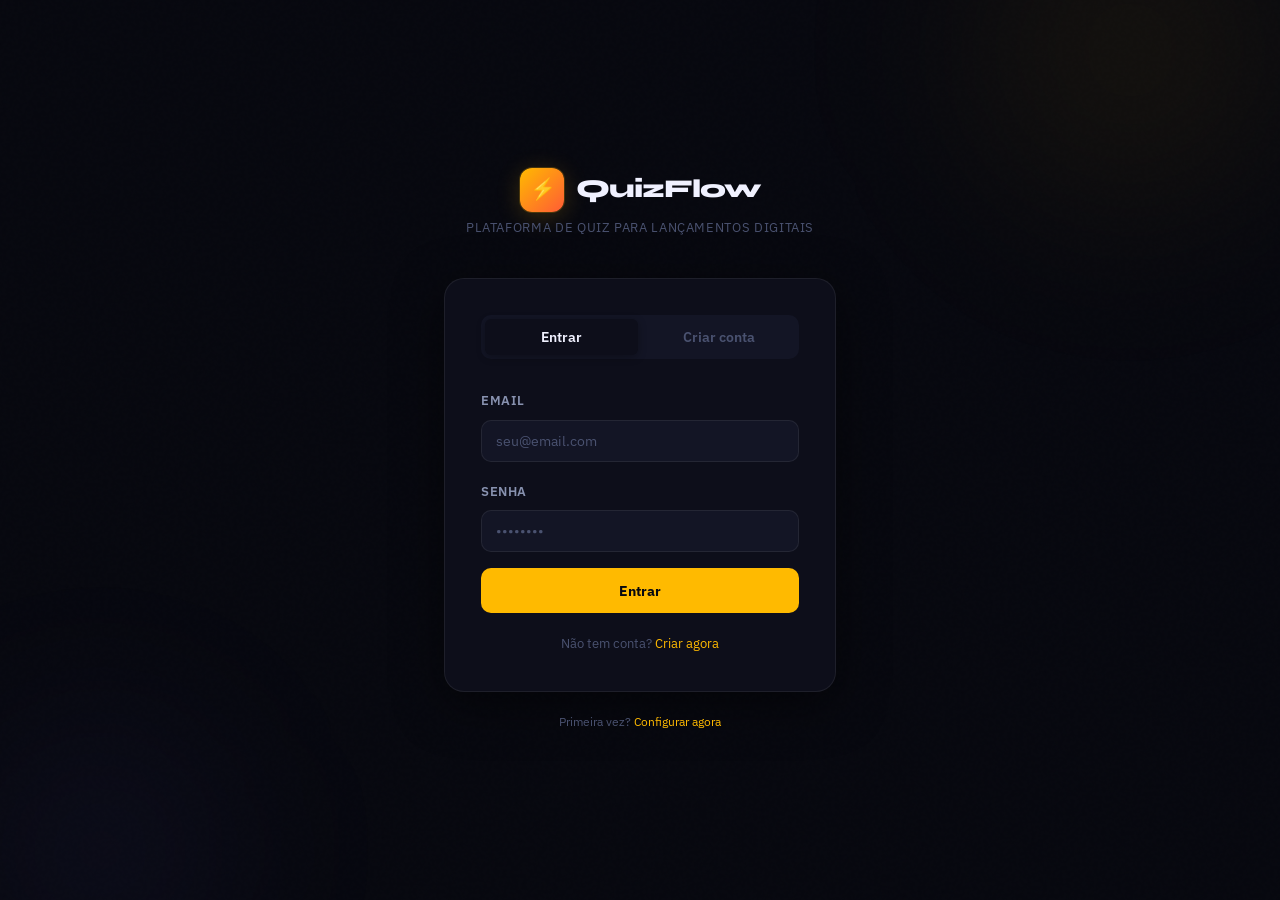
<file: index.html>
<!DOCTYPE html>
<html lang="pt-BR">
<head>
  <meta charset="UTF-8">
  <meta name="viewport" content="width=device-width, initial-scale=1.0">
  <title>QuizFlow — Login</title>
  <link rel="preconnect" href="https://fonts.googleapis.com">
  <link rel="stylesheet" href="global.css">
  <style>
    body {
      min-height: 100vh;
      display: flex;
      align-items: center;
      justify-content: center;
      background: var(--bg-base);
      overflow: hidden;
    }

    /* Orbs decorativos */
    .bg-orb {
      position: fixed;
      border-radius: 50%;
      filter: blur(80px);
      pointer-events: none;
      z-index: 0;
    }
    .orb-1 {
      width: 500px; height: 500px;
      background: radial-gradient(circle, rgba(255,186,0,0.08) 0%, transparent 70%);
      top: -200px; right: -100px;
    }
    .orb-2 {
      width: 400px; height: 400px;
      background: radial-gradient(circle, rgba(124,111,255,0.07) 0%, transparent 70%);
      bottom: -150px; left: -100px;
    }

    .auth-container {
      width: 100%;
      max-width: 440px;
      padding: 24px;
      position: relative;
      z-index: 1;
      animation: fadeIn 0.5s cubic-bezier(0.34,1.56,0.64,1);
    }

    .auth-logo {
      text-align: center;
      margin-bottom: 40px;
    }

    .auth-logo .logo-mark {
      display: inline-flex;
      align-items: center;
      gap: 12px;
      font-family: 'Syne', sans-serif;
      font-size: 1.6rem;
      font-weight: 800;
      letter-spacing: -0.04em;
    }

    .auth-logo .logo-icon {
      width: 44px; height: 44px;
      background: linear-gradient(135deg, var(--amber), var(--coral));
      border-radius: 12px;
      display: flex; align-items: center; justify-content: center;
      font-size: 1.3rem;
      box-shadow: var(--shadow-amber), 0 0 0 1px rgba(255,186,0,0.2);
    }

    .auth-tagline {
      font-size: 0.8rem;
      color: var(--text-muted);
      margin-top: 6px;
      letter-spacing: 0.05em;
      text-transform: uppercase;
    }

    .auth-card {
      background: var(--bg-surface);
      border: 1px solid var(--border);
      border-radius: var(--radius-xl);
      padding: 36px;
      box-shadow: var(--shadow-lg);
    }

    .auth-tabs {
      display: flex;
      gap: 4px;
      background: var(--bg-elevated);
      border-radius: var(--radius-md);
      padding: 4px;
      margin-bottom: 32px;
    }

    .auth-tab {
      flex: 1;
      padding: 9px;
      border: none;
      background: transparent;
      color: var(--text-muted);
      font-family: 'IBM Plex Sans', sans-serif;
      font-size: 0.875rem;
      font-weight: 600;
      border-radius: var(--radius-sm);
      cursor: pointer;
      transition: all var(--transition);
    }

    .auth-tab.active {
      background: var(--bg-surface);
      color: var(--text-primary);
      box-shadow: var(--shadow-sm);
    }

    .auth-form { display: none; }
    .auth-form.active { display: block; }

    .form-label { color: var(--text-secondary); font-size: 0.8rem; }

    .btn-auth {
      width: 100%;
      padding: 13px;
      background: var(--amber);
      color: #07080F;
      border: none;
      border-radius: var(--radius-md);
      font-family: 'IBM Plex Sans', sans-serif;
      font-size: 0.9rem;
      font-weight: 700;
      cursor: pointer;
      transition: all var(--transition);
      margin-top: 8px;
      letter-spacing: 0.01em;
    }

    .btn-auth:hover:not(:disabled) {
      background: #FFC933;
      box-shadow: var(--shadow-amber);
      transform: translateY(-1px);
    }

    .btn-auth:disabled { opacity: 0.5; cursor: not-allowed; transform: none; }

    /* Setup modal */
    .setup-overlay {
      position: fixed;
      inset: 0;
      background: rgba(7,8,15,0.95);
      z-index: 1000;
      display: flex;
      align-items: center;
      justify-content: center;
      padding: 24px;
    }

    .setup-card {
      background: var(--bg-surface);
      border: 1px solid var(--border);
      border-radius: var(--radius-xl);
      padding: 40px;
      max-width: 480px;
      width: 100%;
      box-shadow: var(--shadow-lg);
    }

    .setup-step { display: none; }
    .setup-step.active { display: block; animation: fadeIn 0.3s ease; }

    .step-indicator {
      display: flex;
      gap: 8px;
      margin-bottom: 32px;
    }

    .step-dot {
      width: 8px; height: 8px;
      border-radius: 50%;
      background: var(--bg-elevated);
      transition: all var(--transition);
    }

    .step-dot.active { background: var(--amber); width: 24px; border-radius: 4px; }
    .step-dot.done { background: var(--green); }

    .setup-title {
      font-family: 'Syne', sans-serif;
      font-size: 1.5rem;
      font-weight: 800;
      margin-bottom: 8px;
    }

    .setup-subtitle {
      color: var(--text-muted);
      font-size: 0.875rem;
      margin-bottom: 28px;
    }

    .code-block {
      background: var(--bg-elevated);
      border: 1px solid var(--border);
      border-radius: var(--radius-md);
      padding: 14px 16px;
      font-family: 'IBM Plex Mono', monospace;
      font-size: 0.8rem;
      color: var(--amber);
      word-break: break-all;
      margin: 12px 0;
      position: relative;
    }

    .copy-btn {
      position: absolute;
      top: 8px; right: 8px;
      padding: 4px 8px;
      background: var(--bg-hover);
      border: 1px solid var(--border);
      border-radius: var(--radius-sm);
      color: var(--text-muted);
      font-size: 0.7rem;
      cursor: pointer;
      transition: all var(--transition);
    }

    .copy-btn:hover { color: var(--text-primary); }

    .checklist { list-style: none; margin: 16px 0; }
    .checklist li {
      display: flex;
      align-items: flex-start;
      gap: 10px;
      padding: 8px 0;
      font-size: 0.875rem;
      color: var(--text-secondary);
      border-bottom: 1px solid var(--border);
    }
    .checklist li:last-child { border-bottom: none; }
    .checklist .check { color: var(--green); font-size: 1rem; flex-shrink: 0; }
  </style>
</head>
<body>
  <div class="bg-orb orb-1"></div>
  <div class="bg-orb orb-2"></div>

  <!-- Setup overlay (primeira vez) -->
  <div class="setup-overlay" id="setup-overlay" style="display:none;">
    <div class="setup-card">
      <div class="step-indicator" id="step-dots">
        <div class="step-dot active"></div>
        <div class="step-dot"></div>
        <div class="step-dot"></div>
      </div>

      <!-- Passo 1: URL do Apps Script -->
      <div class="setup-step active" id="setup-step-1">
        <div class="setup-title">⚙️ Configuração Inicial</div>
        <p class="setup-subtitle">Vamos conectar o QuizFlow ao seu Google Apps Script.</p>

        <div class="form-group">
          <label class="form-label">URL do Web App (Apps Script)</label>
          <input type="url" id="setup-api-url" class="form-input" placeholder="https://script.google.com/macros/s/...">
          <small style="color:var(--text-muted);font-size:0.75rem;margin-top:6px;display:block;">
            Cole a URL do seu Web App após publicar o Apps Script
          </small>
        </div>

        <p style="font-size:0.8rem;color:var(--text-muted);margin-bottom:16px;">Como obter a URL:</p>
        <ul class="checklist">
          <li><span class="check">1</span>Abra o Google Apps Script e cole os arquivos .gs</li>
          <li><span class="check">2</span>Clique em <strong style="color:var(--text-primary)">Implantar → Nova Implantação</strong></li>
          <li><span class="check">3</span>Tipo: Web App | Executar como: Você | Acesso: Qualquer pessoa</li>
          <li><span class="check">4</span>Copie a URL e cole acima</li>
        </ul>

        <button class="btn-auth" onclick="setupStep1()">Continuar →</button>
      </div>

      <!-- Passo 2: Criar conta admin -->
      <div class="setup-step" id="setup-step-2">
        <div class="setup-title">👤 Criar sua conta</div>
        <p class="setup-subtitle">Esta será a conta administrador do sistema.</p>

        <div class="form-group">
          <label class="form-label">Seu nome</label>
          <input type="text" id="setup-nome" class="form-input" placeholder="João Silva">
        </div>
        <div class="form-group">
          <label class="form-label">Email</label>
          <input type="email" id="setup-email" class="form-input" placeholder="joao@empresa.com">
        </div>
        <div class="form-group">
          <label class="form-label">Senha (mín. 8 caracteres)</label>
          <input type="password" id="setup-password" class="form-input" placeholder="••••••••">
        </div>

        <button class="btn-auth" id="setup-btn-create" onclick="setupStep2()">
          Criar conta e finalizar
        </button>
      </div>

      <!-- Passo 3: Sucesso -->
      <div class="setup-step" id="setup-step-3" style="text-align:center;">
        <div style="font-size:4rem;margin-bottom:16px;">🎉</div>
        <div class="setup-title">Tudo pronto!</div>
        <p class="setup-subtitle" style="margin-bottom:28px;">
          Seu QuizFlow está configurado e pronto para uso.
          <br>Você já pode criar seu primeiro quiz.
        </p>
        <button class="btn-auth" onclick="window.location.reload()">Acessar o painel →</button>
      </div>
    </div>
  </div>

  <!-- Login principal -->
  <div class="auth-container" id="login-container">
    <div class="auth-logo">
      <div class="logo-mark">
        <div class="logo-icon">⚡</div>
        QuizFlow
      </div>
      <div class="auth-tagline">Plataforma de quiz para lançamentos digitais</div>
    </div>

    <div class="auth-card">
      <div class="auth-tabs">
        <button class="auth-tab active" onclick="switchTab('login', this)">Entrar</button>
        <button class="auth-tab" onclick="switchTab('register', this)">Criar conta</button>
      </div>

      <!-- Form Login -->
      <form class="auth-form active" id="form-login" onsubmit="handleLogin(event)">
        <div class="form-group">
          <label class="form-label">Email</label>
          <input type="email" id="login-email" class="form-input" placeholder="seu@email.com" required autocomplete="email">
        </div>
        <div class="form-group" style="margin-bottom:8px;">
          <label class="form-label">Senha</label>
          <input type="password" id="login-password" class="form-input" placeholder="••••••••" required autocomplete="current-password">
        </div>
        <p id="login-error" style="color:var(--red);font-size:0.8rem;margin-bottom:12px;display:none;"></p>
        <button type="submit" class="btn-auth" id="btn-login">Entrar</button>

        <p style="text-align:center;margin-top:20px;font-size:0.8rem;color:var(--text-muted);">
          Não tem conta?
          <a href="#" style="color:var(--amber);" onclick="switchTab('register', null);return false;">Criar agora</a>
        </p>
      </form>

      <!-- Form Register -->
      <form class="auth-form" id="form-register" onsubmit="handleRegister(event)">
        <div class="form-group">
          <label class="form-label">Seu nome</label>
          <input type="text" id="reg-nome" class="form-input" placeholder="Seu nome completo" required>
        </div>
        <div class="form-group">
          <label class="form-label">Email</label>
          <input type="email" id="reg-email" class="form-input" placeholder="seu@email.com" required>
        </div>
        <div class="form-group" style="margin-bottom:8px;">
          <label class="form-label">Senha</label>
          <input type="password" id="reg-password" class="form-input" placeholder="Mínimo 8 caracteres" required minlength="8">
        </div>
        <p id="reg-error" style="color:var(--red);font-size:0.8rem;margin-bottom:12px;display:none;"></p>
        <button type="submit" class="btn-auth" id="btn-register">Criar conta gratuita</button>
      </form>
    </div>

    <p style="text-align:center;margin-top:20px;font-size:0.75rem;color:var(--text-muted);">
      Primeira vez?
      <a href="#" style="color:var(--amber);" onclick="document.getElementById('setup-overlay').style.display='flex';return false;">
        Configurar agora
      </a>
    </p>
  </div>

  <script src="api.js"></script>
  <script src="auth.js"></script>
  <script>
    // Redireciona se já logado
    if (Auth.isLoggedIn()) window.location.href = 'dashboard.html';

    // Mostra setup se API não configurada
    if (!API.isConfigured()) {
      document.getElementById('setup-overlay').style.display = 'flex';
    }

    function switchTab(tab, btn) {
      document.querySelectorAll('.auth-tab').forEach(t => t.classList.remove('active'));
      document.querySelectorAll('.auth-form').forEach(f => f.classList.remove('active'));
      if (btn) btn.classList.add('active');
      else {
        const tabs = document.querySelectorAll('.auth-tab');
        tabs[tab === 'login' ? 0 : 1].classList.add('active');
      }
      document.getElementById('form-' + tab).classList.add('active');
    }

    async function handleLogin(e) {
      e.preventDefault();
      const btn = document.getElementById('btn-login');
      const errEl = document.getElementById('login-error');
      const email = document.getElementById('login-email').value;
      const password = document.getElementById('login-password').value;

      errEl.style.display = 'none';
      btn.disabled = true;
      btn.innerHTML = '<span class="spinner"></span> Entrando...';

      try {
        const res = await API.login(email, password);
        if (res?.success) {
          Auth.setSession(res.data.token, res.data.user);
          window.location.href = 'dashboard.html';
        } else {
          errEl.textContent = res?.message || 'Erro ao fazer login';
          errEl.style.display = 'block';
        }
      } catch(err) {
        errEl.textContent = 'Não foi possível conectar. Verifique a URL da API.';
        errEl.style.display = 'block';
      } finally {
        btn.disabled = false;
        btn.innerHTML = 'Entrar';
      }
    }

    async function handleRegister(e) {
      e.preventDefault();
      const btn = document.getElementById('btn-register');
      const errEl = document.getElementById('reg-error');

      errEl.style.display = 'none';
      btn.disabled = true;
      btn.innerHTML = '<span class="spinner"></span> Criando conta...';

      try {
        const res = await API.register(
          document.getElementById('reg-email').value,
          document.getElementById('reg-password').value,
          document.getElementById('reg-nome').value
        );
        if (res?.success) {
          Auth.setSession(res.data.token, res.data.user);
          window.location.href = 'dashboard.html';
        } else {
          errEl.textContent = res?.message || 'Erro ao criar conta';
          errEl.style.display = 'block';
        }
      } catch(err) {
        errEl.textContent = 'Erro de conexão. Tente novamente.';
        errEl.style.display = 'block';
      } finally {
        btn.disabled = false;
        btn.innerHTML = 'Criar conta gratuita';
      }
    }

    // ── Setup flow ──
    function updateStepDots(active) {
      const dots = document.querySelectorAll('.step-dot');
      dots.forEach((d, i) => {
        d.classList.remove('active', 'done');
        if (i < active) d.classList.add('done');
        if (i === active) d.classList.add('active');
      });
    }

    function setupStep1() {
      const url = document.getElementById('setup-api-url').value.trim();
      if (!url || !url.startsWith('https://')) {
        alert('Por favor, insira uma URL válida do Apps Script.');
        return;
      }
      API.setApiUrl(url);
    }

    async function setupStep2() {
      const btn = document.getElementById('setup-btn-create');
      const nome = document.getElementById('setup-nome').value.trim();
      const email = document.getElementById('setup-email').value.trim();
      const password = document.getElementById('setup-password').value;

      if (!nome || !email || !password) { alert('Preencha todos os campos.'); return; }
      if (password.length < 8) { alert('Senha mínimo 8 caracteres.'); return; }

      btn.disabled = true;
      btn.innerHTML = '<span class="spinner"></span> Criando...';

      try {
        // Chama setup no backend
        const setupUrl = API.getApiUrl() + '?action=setup&email=' + encodeURIComponent(email) +
          '&password=' + encodeURIComponent(password) + '&nome=' + encodeURIComponent(nome);
        const res = await fetch(setupUrl).then(r => r.json());

        if (res.success) {
          Auth.setSession(res.data.token, res.data.user);
          document.getElementById('setup-step-2').classList.remove('active');
          document.getElementById('setup-step-3').classList.add('active');
          updateStepDots(2);
        } else {
          alert(res.message || 'Erro ao criar conta admin');
        }
      } catch(err) {
        alert('Erro: ' + err.message);
      } finally {
        btn.disabled = false;
        btn.innerHTML = 'Criar conta e finalizar';
      }
    }

    // Abre setup no step 2 se API já configurada
    document.addEventListener('DOMContentLoaded', () => {
      if (API.isConfigured()) {
        document.getElementById('setup-step-1').classList.remove('active');
        document.getElementById('setup-step-2').classList.add('active');
        updateStepDots(1);
      }
    });
  </script>
</body>
</html>
</file>
<file: global.css>
/* ============================================================
   QuizFlow — Design System Global
   Paleta: Charcoal escuro + Âmbar elétrico + Coral
   Fontes: Syne (headings) + IBM Plex Sans (body)
   ============================================================ */

@import url('https://fonts.googleapis.com/css2?family=Syne:wght@400;500;600;700;800&family=IBM+Plex+Sans:ital,wght@0,300;0,400;0,500;0,600;0,700;1,400&family=IBM+Plex+Mono:wght@400;500&display=swap');

/* ── Tokens ── */
:root {
  --bg-base:       #07080F;
  --bg-surface:    #0D0E1A;
  --bg-elevated:   #131525;
  --bg-hover:      #1A1B2E;
  --bg-active:     #1E2035;

  --border:        rgba(255,255,255,0.07);
  --border-focus:  rgba(255,186,0,0.5);

  --amber:         #FFBA00;
  --amber-dim:     #CC9500;
  --amber-glow:    rgba(255,186,0,0.15);
  --coral:         #FF5C35;
  --violet:        #7C6FFF;
  --green:         #2ECC87;
  --red:           #FF4757;

  --text-primary:  #F0F1FF;
  --text-secondary: #8892B0;
  --text-muted:    #4A5270;

  --radius-sm:     6px;
  --radius-md:     10px;
  --radius-lg:     16px;
  --radius-xl:     20px;

  --shadow-sm:     0 2px 8px rgba(0,0,0,0.3);
  --shadow-md:     0 4px 24px rgba(0,0,0,0.4);
  --shadow-lg:     0 12px 48px rgba(0,0,0,0.5);
  --shadow-amber:  0 4px 24px rgba(255,186,0,0.2);

  --transition:    0.2s cubic-bezier(0.4,0,0.2,1);
  --transition-spring: 0.35s cubic-bezier(0.34,1.56,0.64,1);

  --sidebar-w:     260px;
  --topbar-h:      64px;
}

/* ── Reset ── */
*, *::before, *::after { box-sizing: border-box; margin: 0; padding: 0; }

html { font-size: 16px; -webkit-font-smoothing: antialiased; scroll-behavior: smooth; }

body {
  font-family: 'IBM Plex Sans', system-ui, sans-serif;
  background: var(--bg-base);
  color: var(--text-primary);
  line-height: 1.6;
  overflow-x: hidden;
}

/* ── Noise texture overlay ── */
body::before {
  content: '';
  position: fixed;
  inset: 0;
  background-image: url("data:image/svg+xml,%3Csvg viewBox='0 0 256 256' xmlns='http://www.w3.org/2000/svg'%3E%3Cfilter id='noise'%3E%3CfeTurbulence type='fractalNoise' baseFrequency='0.9' numOctaves='4' stitchTiles='stitch'/%3E%3C/filter%3E%3Crect width='100%25' height='100%25' filter='url(%23noise)' opacity='0.03'/%3E%3C/svg%3E");
  pointer-events: none;
  z-index: 0;
  opacity: 0.4;
}

/* ── Typography ── */
h1, h2, h3, h4, h5, h6 {
  font-family: 'Syne', sans-serif;
  font-weight: 700;
  line-height: 1.2;
  color: var(--text-primary);
  letter-spacing: -0.02em;
}

h1 { font-size: clamp(1.75rem, 4vw, 2.5rem); }
h2 { font-size: clamp(1.375rem, 3vw, 1.875rem); }
h3 { font-size: 1.25rem; }
h4 { font-size: 1.05rem; }

p { color: var(--text-secondary); line-height: 1.7; }
a { color: var(--amber); text-decoration: none; transition: color var(--transition); }
a:hover { color: #FFC933; }

code, pre {
  font-family: 'IBM Plex Mono', monospace;
  font-size: 0.875em;
}

/* ── Layout base com sidebar ── */
.app-layout {
  display: flex;
  min-height: 100vh;
}

/* ── Sidebar ── */
.sidebar {
  width: var(--sidebar-w);
  background: var(--bg-surface);
  border-right: 1px solid var(--border);
  display: flex;
  flex-direction: column;
  position: fixed;
  top: 0; left: 0; bottom: 0;
  z-index: 100;
  transition: transform var(--transition);
}

.sidebar-logo {
  padding: 24px 24px 16px;
  border-bottom: 1px solid var(--border);
}

.sidebar-logo .logo-mark {
  display: flex;
  align-items: center;
  gap: 10px;
  font-family: 'Syne', sans-serif;
  font-size: 1.2rem;
  font-weight: 800;
  color: var(--text-primary);
  letter-spacing: -0.03em;
}

.sidebar-logo .logo-icon {
  width: 32px; height: 32px;
  background: linear-gradient(135deg, var(--amber), var(--coral));
  border-radius: 8px;
  display: flex; align-items: center; justify-content: center;
  font-size: 1rem;
  box-shadow: var(--shadow-amber);
}

.sidebar-nav {
  flex: 1;
  padding: 16px 12px;
  overflow-y: auto;
}

.nav-section-label {
  font-size: 0.7rem;
  font-weight: 600;
  letter-spacing: 0.1em;
  text-transform: uppercase;
  color: var(--text-muted);
  padding: 8px 12px 4px;
  margin-top: 8px;
}

.nav-link {
  display: flex;
  align-items: center;
  gap: 10px;
  padding: 10px 12px;
  border-radius: var(--radius-md);
  color: var(--text-secondary);
  font-size: 0.875rem;
  font-weight: 500;
  transition: all var(--transition);
  cursor: pointer;
  border: 1px solid transparent;
  margin-bottom: 2px;
  text-decoration: none;
}

.nav-link .nav-icon {
  width: 18px; height: 18px;
  opacity: 0.7;
  transition: opacity var(--transition);
}

.nav-link:hover {
  background: var(--bg-hover);
  color: var(--text-primary);
  border-color: var(--border);
}

.nav-link.active {
  background: var(--amber-glow);
  color: var(--amber);
  border-color: rgba(255,186,0,0.2);
  font-weight: 600;
}

.nav-link.active .nav-icon { opacity: 1; }

.sidebar-footer {
  padding: 16px 12px;
  border-top: 1px solid var(--border);
}

.sidebar-user {
  display: flex;
  align-items: center;
  gap: 10px;
  padding: 10px 12px;
  border-radius: var(--radius-md);
  cursor: pointer;
  transition: background var(--transition);
}

.sidebar-user:hover { background: var(--bg-hover); }

.user-avatar {
  width: 34px; height: 34px;
  background: linear-gradient(135deg, var(--violet), var(--amber));
  border-radius: 50%;
  display: flex; align-items: center; justify-content: center;
  font-size: 0.8rem;
  font-weight: 700;
  color: white;
  flex-shrink: 0;
}

.user-info { flex: 1; min-width: 0; }
.user-name {
  font-size: 0.8rem;
  font-weight: 600;
  color: var(--text-primary);
  white-space: nowrap;
  overflow: hidden;
  text-overflow: ellipsis;
}
.user-email {
  font-size: 0.7rem;
  color: var(--text-muted);
  white-space: nowrap;
  overflow: hidden;
  text-overflow: ellipsis;
}

/* ── Main content ── */
.main-content {
  flex: 1;
  margin-left: var(--sidebar-w);
  min-height: 100vh;
  display: flex;
  flex-direction: column;
}

.page-header {
  background: var(--bg-surface);
  border-bottom: 1px solid var(--border);
  padding: 0 32px;
  height: var(--topbar-h);
  display: flex;
  align-items: center;
  justify-content: space-between;
  position: sticky;
  top: 0;
  z-index: 50;
  backdrop-filter: blur(12px);
}

.page-title {
  font-family: 'Syne', sans-serif;
  font-size: 1rem;
  font-weight: 700;
  letter-spacing: -0.01em;
}

.page-body {
  flex: 1;
  padding: 32px;
  max-width: 1400px;
  width: 100%;
}

/* ── Sidebar toggle (mobile) ── */
.sidebar-toggle {
  display: none;
  background: transparent;
  border: none;
  color: var(--text-primary);
  cursor: pointer;
  padding: 8px;
  border-radius: var(--radius-sm);
}

/* ── Cards ── */
.card {
  background: var(--bg-surface);
  border: 1px solid var(--border);
  border-radius: var(--radius-lg);
  padding: 24px;
  transition: border-color var(--transition);
}

.card:hover { border-color: rgba(255,255,255,0.12); }

.card-header {
  display: flex;
  align-items: center;
  justify-content: space-between;
  margin-bottom: 20px;
}

.card-title {
  font-size: 0.8rem;
  font-weight: 600;
  letter-spacing: 0.06em;
  text-transform: uppercase;
  color: var(--text-muted);
}

/* ── Metric cards ── */
.metric-card {
  background: var(--bg-surface);
  border: 1px solid var(--border);
  border-radius: var(--radius-lg);
  padding: 20px 24px;
  position: relative;
  overflow: hidden;
  transition: all var(--transition);
}

.metric-card::before {
  content: '';
  position: absolute;
  top: 0; left: 0; right: 0;
  height: 2px;
  background: linear-gradient(90deg, var(--amber), var(--coral));
  opacity: 0;
  transition: opacity var(--transition);
}

.metric-card:hover::before { opacity: 1; }
.metric-card:hover { border-color: rgba(255,186,0,0.2); transform: translateY(-1px); }

.metric-label {
  font-size: 0.75rem;
  font-weight: 600;
  letter-spacing: 0.08em;
  text-transform: uppercase;
  color: var(--text-muted);
  margin-bottom: 8px;
}

.metric-value {
  font-family: 'Syne', sans-serif;
  font-size: 2rem;
  font-weight: 800;
  color: var(--text-primary);
  letter-spacing: -0.03em;
  line-height: 1;
  margin-bottom: 8px;
}

.metric-delta {
  font-size: 0.75rem;
  font-weight: 500;
  display: flex;
  align-items: center;
  gap: 4px;
}

.metric-delta.up { color: var(--green); }
.metric-delta.down { color: var(--red); }
.metric-delta.neutral { color: var(--text-muted); }

/* ── Buttons ── */
.btn {
  display: inline-flex;
  align-items: center;
  justify-content: center;
  gap: 8px;
  padding: 10px 20px;
  border: 1px solid transparent;
  border-radius: var(--radius-md);
  font-family: 'IBM Plex Sans', sans-serif;
  font-size: 0.875rem;
  font-weight: 600;
  cursor: pointer;
  transition: all var(--transition);
  white-space: nowrap;
  text-decoration: none;
  line-height: 1;
}

.btn:disabled { opacity: 0.45; cursor: not-allowed; transform: none !important; }

.btn-primary {
  background: var(--amber);
  color: #07080F;
  border-color: var(--amber);
}

.btn-primary:hover:not(:disabled) {
  background: #FFC933;
  box-shadow: var(--shadow-amber);
  transform: translateY(-1px);
}

.btn-secondary {
  background: transparent;
  color: var(--text-primary);
  border-color: var(--border);
}

.btn-secondary:hover:not(:disabled) {
  background: var(--bg-hover);
  border-color: rgba(255,255,255,0.15);
}

.btn-danger {
  background: transparent;
  color: var(--red);
  border-color: rgba(255,71,87,0.3);
}

.btn-danger:hover:not(:disabled) {
  background: rgba(255,71,87,0.1);
  border-color: var(--red);
}

.btn-ghost {
  background: transparent;
  color: var(--text-secondary);
  border-color: transparent;
  padding: 8px 12px;
}

.btn-ghost:hover:not(:disabled) {
  color: var(--text-primary);
  background: var(--bg-hover);
}

.btn-sm { padding: 7px 14px; font-size: 0.8rem; }
.btn-lg { padding: 14px 28px; font-size: 1rem; }
.btn-icon { padding: 8px; width: 36px; height: 36px; }

/* ── Badges ── */
.badge {
  display: inline-flex;
  align-items: center;
  padding: 3px 10px;
  border-radius: 100px;
  font-size: 0.72rem;
  font-weight: 600;
  letter-spacing: 0.03em;
}

.badge-success { background: rgba(46,204,135,0.15); color: var(--green); border: 1px solid rgba(46,204,135,0.3); }
.badge-warning { background: rgba(255,186,0,0.12); color: var(--amber); border: 1px solid rgba(255,186,0,0.25); }
.badge-error   { background: rgba(255,71,87,0.12);  color: var(--red);   border: 1px solid rgba(255,71,87,0.25);  }
.badge-muted   { background: rgba(255,255,255,0.06); color: var(--text-muted); border: 1px solid var(--border); }
.badge-violet  { background: rgba(124,111,255,0.12); color: var(--violet); border: 1px solid rgba(124,111,255,0.25); }

/* ── Forms ── */
.form-group { margin-bottom: 20px; }

.form-label {
  display: block;
  font-size: 0.8rem;
  font-weight: 600;
  letter-spacing: 0.04em;
  color: var(--text-secondary);
  margin-bottom: 8px;
  text-transform: uppercase;
}

.form-input, .form-select, .form-textarea {
  width: 100%;
  padding: 11px 14px;
  background: var(--bg-elevated);
  border: 1px solid var(--border);
  border-radius: var(--radius-md);
  color: var(--text-primary);
  font-family: 'IBM Plex Sans', sans-serif;
  font-size: 0.875rem;
  transition: all var(--transition);
  outline: none;
  -webkit-appearance: none;
}

.form-input:focus, .form-select:focus, .form-textarea:focus {
  border-color: var(--amber);
  box-shadow: 0 0 0 3px var(--amber-glow);
  background: var(--bg-hover);
}

.form-input::placeholder { color: var(--text-muted); }

.form-textarea { resize: vertical; min-height: 100px; }

.form-select {
  cursor: pointer;
  background-image: url("data:image/svg+xml,%3Csvg xmlns='http://www.w3.org/2000/svg' width='12' height='12' viewBox='0 0 24 24' fill='none' stroke='%238892B0' stroke-width='2'%3E%3Cpath d='M6 9l6 6 6-6'/%3E%3C/svg%3E");
  background-repeat: no-repeat;
  background-position: right 12px center;
  padding-right: 36px;
}

.form-select option { background: var(--bg-elevated); color: var(--text-primary); }

/* ── Tables ── */
.table-wrap {
  overflow-x: auto;
  border: 1px solid var(--border);
  border-radius: var(--radius-lg);
}

table {
  width: 100%;
  border-collapse: collapse;
  font-size: 0.875rem;
}

thead {
  background: var(--bg-elevated);
  border-bottom: 1px solid var(--border);
}

th {
  padding: 12px 16px;
  text-align: left;
  font-size: 0.72rem;
  font-weight: 600;
  letter-spacing: 0.08em;
  text-transform: uppercase;
  color: var(--text-muted);
  white-space: nowrap;
}

td {
  padding: 14px 16px;
  color: var(--text-secondary);
  border-bottom: 1px solid var(--border);
  transition: background var(--transition);
}

tr:last-child td { border-bottom: none; }
tr:hover td { background: var(--bg-hover); color: var(--text-primary); }

/* ── Spinner ── */
.spinner {
  display: inline-block;
  width: 14px; height: 14px;
  border: 2px solid rgba(255,255,255,0.2);
  border-top-color: currentColor;
  border-radius: 50%;
  animation: spin 0.6s linear infinite;
}

@keyframes spin { to { transform: rotate(360deg); } }

/* ── Skeleton ── */
.skeleton {
  background: linear-gradient(90deg, var(--bg-elevated) 25%, var(--bg-hover) 50%, var(--bg-elevated) 75%);
  background-size: 200% 100%;
  animation: shimmer 1.4s infinite;
  border-radius: var(--radius-sm);
}

.skeleton-card {
  background: var(--bg-surface);
  border: 1px solid var(--border);
  border-radius: var(--radius-lg);
  padding: 24px;
  margin-bottom: 12px;
}

@keyframes shimmer {
  from { background-position: 200% 0; }
  to { background-position: -200% 0; }
}

/* ── Grid layouts ── */
.grid-2 { display: grid; grid-template-columns: repeat(2, 1fr); gap: 20px; }
.grid-3 { display: grid; grid-template-columns: repeat(3, 1fr); gap: 20px; }
.grid-4 { display: grid; grid-template-columns: repeat(4, 1fr); gap: 16px; }

/* ── Empty state ── */
.empty-state {
  text-align: center;
  padding: 64px 32px;
}

.empty-state-icon {
  font-size: 3.5rem;
  margin-bottom: 16px;
  filter: grayscale(0.5);
  opacity: 0.6;
}

.empty-state h3 {
  font-size: 1.1rem;
  margin-bottom: 8px;
  color: var(--text-primary);
}

.empty-state p {
  font-size: 0.875rem;
  color: var(--text-muted);
  margin-bottom: 24px;
}

/* ── Divider ── */
.divider {
  height: 1px;
  background: var(--border);
  margin: 24px 0;
}

/* ── Section header ── */
.section-header {
  display: flex;
  align-items: center;
  justify-content: space-between;
  margin-bottom: 20px;
  gap: 16px;
}

.section-title {
  font-family: 'Syne', sans-serif;
  font-size: 1.05rem;
  font-weight: 700;
  color: var(--text-primary);
}

/* ── Animations ── */
@keyframes fadeIn {
  from { opacity: 0; transform: translateY(8px); }
  to { opacity: 1; transform: translateY(0); }
}

@keyframes slideInLeft {
  from { opacity: 0; transform: translateX(-16px); }
  to { opacity: 1; transform: translateX(0); }
}

.animate-in { animation: fadeIn 0.3s ease forwards; }

/* ── Responsive ── */
@media (max-width: 1024px) {
  .grid-4 { grid-template-columns: repeat(2, 1fr); }
}

@media (max-width: 768px) {
  .sidebar {
    transform: translateX(-100%);
  }

  .sidebar.open {
    transform: translateX(0);
    box-shadow: var(--shadow-lg);
  }

  .main-content { margin-left: 0; }

  .sidebar-toggle { display: flex; }

  .page-body { padding: 20px 16px; }

  .page-header { padding: 0 16px; }

  .grid-2, .grid-3, .grid-4 { grid-template-columns: 1fr; }
}
</file>
